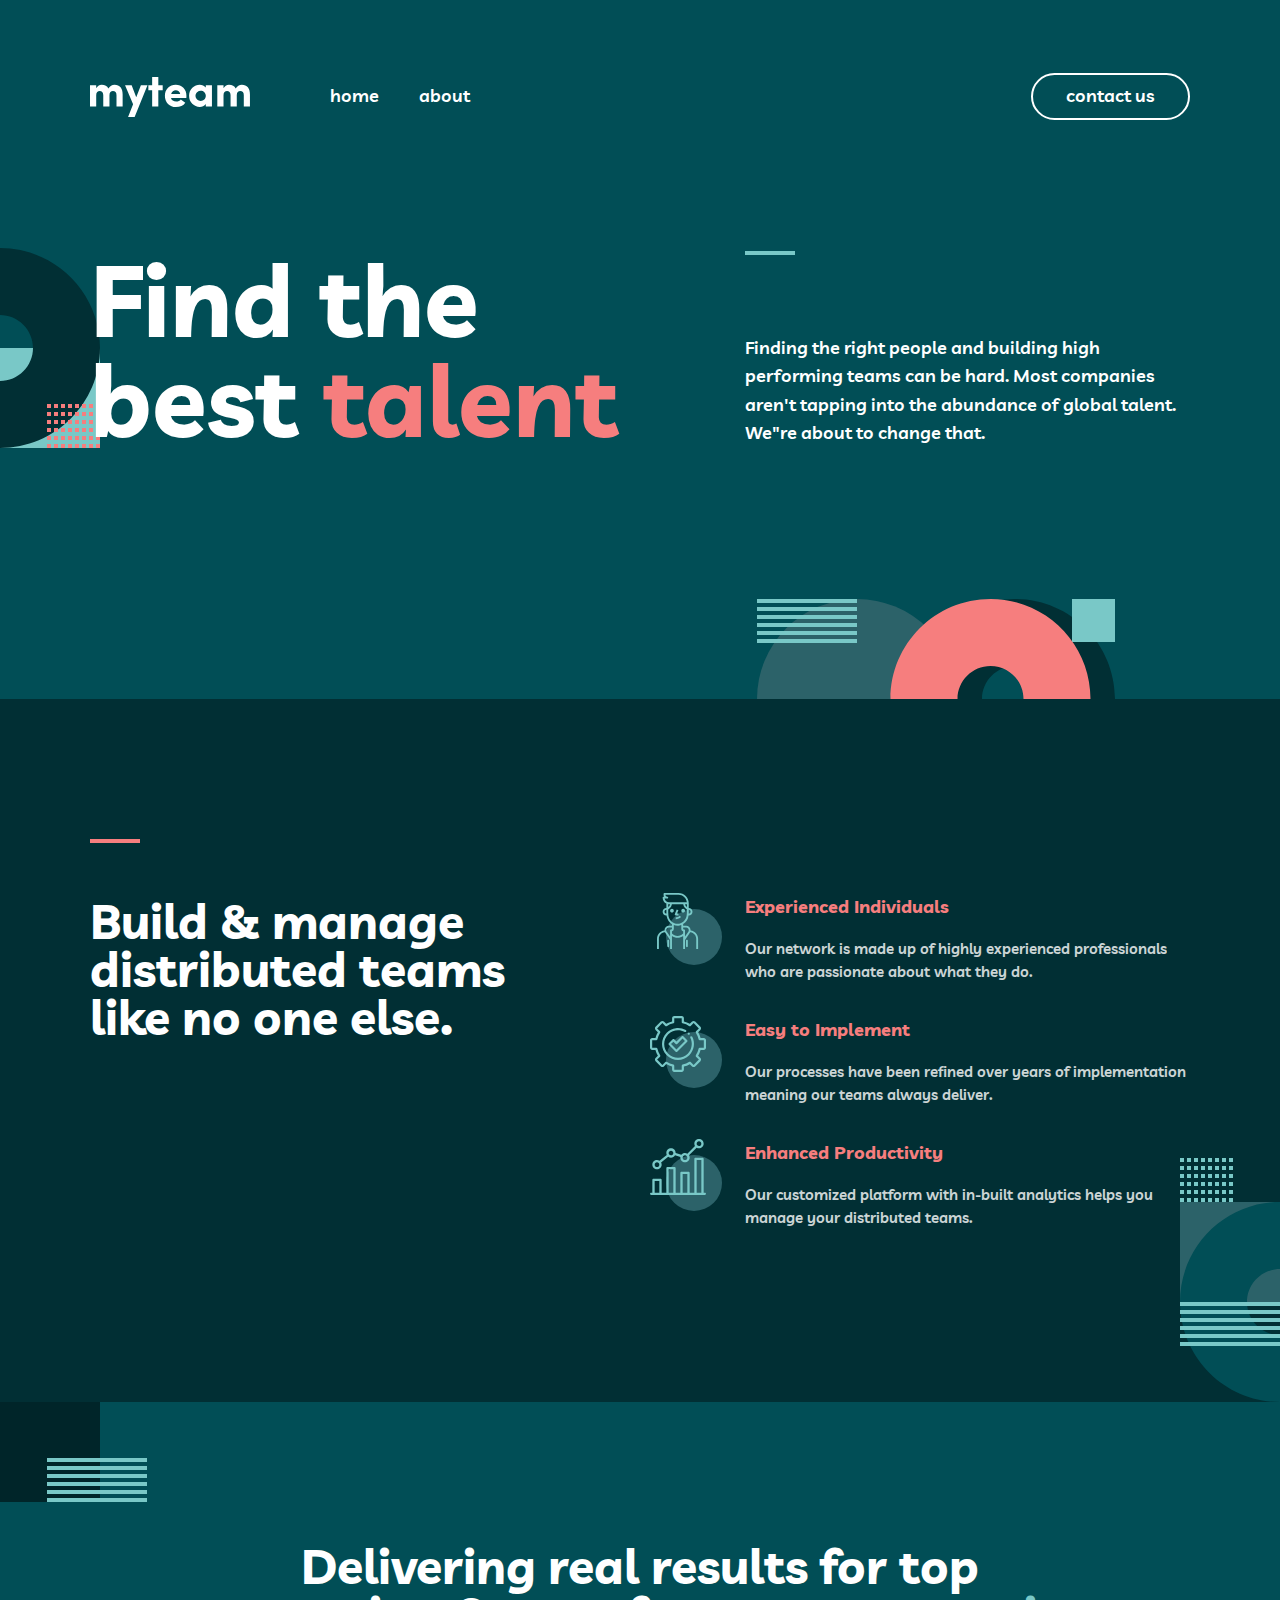
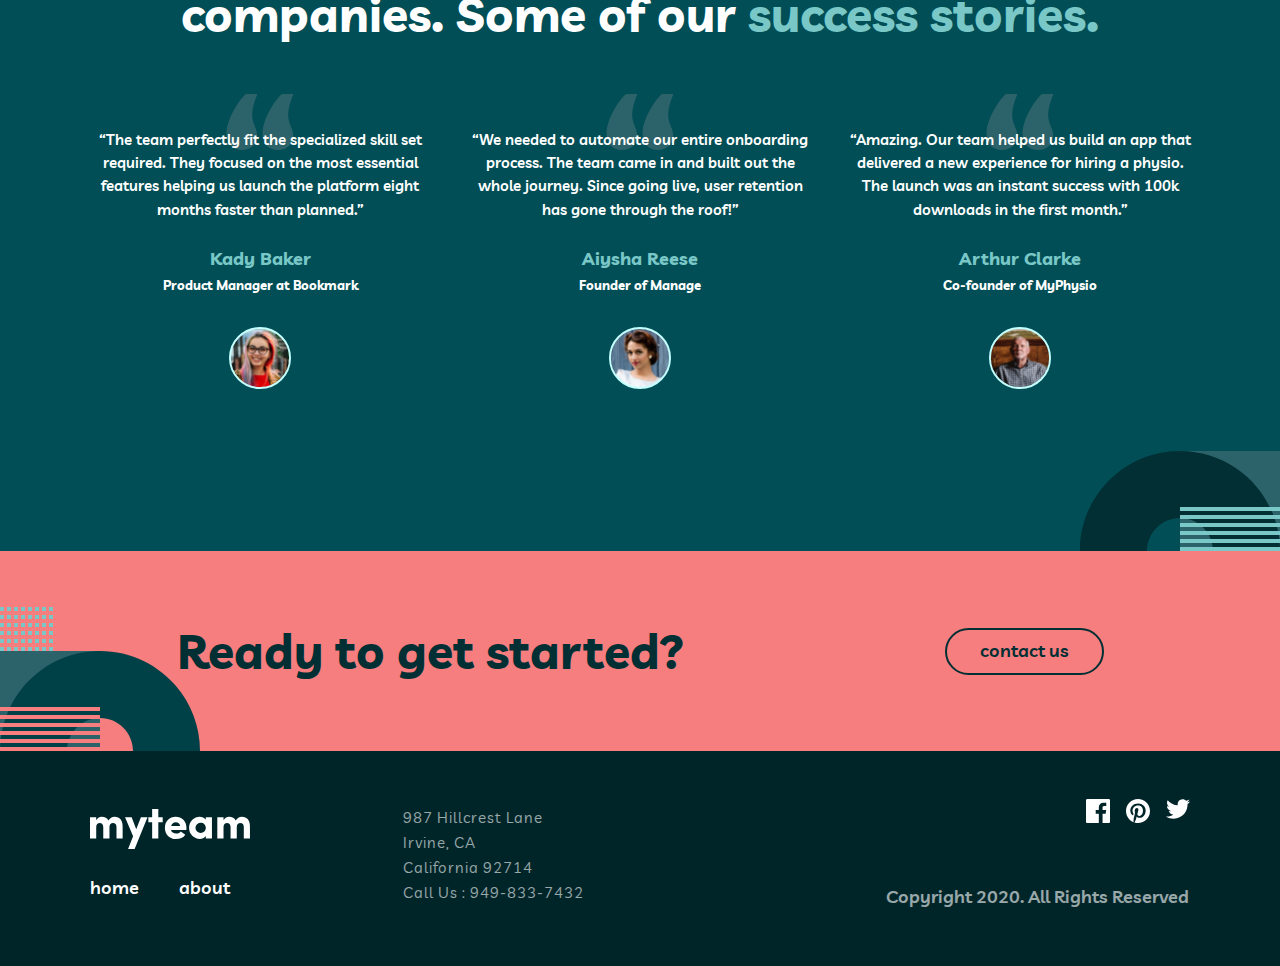
<file: index.html>
<!DOCTYPE html>
<html lang="en">
<head>
    <meta charset="UTF-8">
    <meta http-equiv="X-UA-Compatible" content="IE=edge">
    <meta name="viewport" content="width=device-width, initial-scale=1.0">
    <title>My Team | Home</title>
    <link rel="stylesheet" href="./css/style.css">
</head>
<body>
      <!-- HEADER -->
      <header class="header">
        <div class="header__container container">
          <!-- LOGO -->
          <a class="logo-link" href="index.html">
            <img class="logo-link__image" src="./images/myteam-logo.svg" alt="My team logo" width="160" height="40">
          </a>
          <!-- NAV -->
          <nav class="sitenav">
            <ul class="sitenav__list">
              <li class="sitenav__item">
                <a class="sitenav__link" href="#">home</a>
              </li>
              <li class="sitenav__item">
                <a class="sitenav__link" href="./pages/about.html">about</a>
              </li>
            </ul>
          </nav>
      <!-- HEADER BTN -->
        <a href="./pages/contact.html" class="btn header-btn btn-light">
             contact us 
        </a>
        </div>
      </header>
      <!-- MAIN -->
      <main class="main">
        <!-- HERO -->
         <section class="hero">
            <div class="hero-container container">
              <div class="hero__title-wrapper">
                <h1 class="hero__title">
                    Find the <br> best <span class="text-primary">talent</span>
                </h1>
              </div>
                <div class="hero__info">
                    <hr class="hero__divider site-divider">
                    <p class="hero__description">
                    Finding the right people and building high performing teams can be hard. Most companies aren't tapping into the abundance of global talent. We"re about to change that.
                    </p>
                </div>
            </div>
        </section>
        <!-- FEATURES -->
        <section class="features">
            <div class="features__container container">
                <div class="features__info-title"> 
                    <div class="site-divider features__divider"></div>
                    <h2 class="features__title">
                      Build & manage distributed teams like no one else.
                    </h2>
                  </div>
                  <div class="features__list-wrapper">
                    <ul class="features__list">
                      <div class="features__item">
                        <img class="features__image" src="./images/features-1.svg" alt="Experienced Individuals" width="72" height="72"/>
                        <div class="features__info-wrapper">
                            <h3 class="features__item-title">Experienced Individuals</h3>
                            <p class="features__item-description">
                            Our network is made up of highly experienced professionals
                            who are passionate about what they do.</p>
                        </div>
                      </div>
                      <div class="features__item">
                          <img class="features__image" src="./images/features-2.svg" alt="Easy to Implement"  width="72" height="72"/>
                        <div class="features__info-wrapper">
                          <h3 class="features__item-title">Easy to Implement</h3>
                          <p class="features__item-description">Our processes have been refined over years of implementation meaning our teams always deliver.</p>
                        </div>
                      </div>
                      <div class="features__item">
                        <img class="features__image"  src="./images/features-3.svg"  alt="Enhanced Productivity"  width="72" height="72"/>
                        <div class="features__info-wrapper">
                          <h3 class="features__item-title">Enhanced Productivity</h3>
                          <p class="features__item-description">Our customized platform with in-built analytics helps you manage your  distributed teams.</p>
                        </div>
                      </div>
                    </ul>
                  </div>
            </div>
        </section>
        <!-- RESULtS -->
        <section class="results">
            <div class="results-container container">
                    <h2 class="results__heading">Delivering real results for top <br> companies. Some of our <span class="text-secondary">success stories.</span></h2>               
                    <div class="results__wrapper">
                        <div class="results__wrapper-col-3">
                            <img class="results__wrapper-images" src="./images/____remax____.svg" alt="Kady Baker" width="67" height="56">
                           <div class="results-remax">
                            <p class="results__wrapper-description"> “The team perfectly fit the specialized skill set required. They focused on the most essential features helping us launch the platform eight months faster than planned.”</p>
                            <h4 class="results__wrapper-title">Kady Baker</h4>
                            <h5 class="results__wrapper-remaxx">Product Manager at Bookmark</h5>
                            <img class="results__wrapper-remax" src="./images/kady.svg" alt="maneger" width="62" height="62">
                           </div>
                        </div>
                        <div class="results__wrapper-col-3">
                            <img class="results__wrapper-images" src="./images/____remax____.svg" alt="Kady Baker" width="67" height="56">
                           <div class="results-remax">
                            <p class="results__wrapper-description">“We needed to automate our entire onboarding process. The team came in and built out the whole journey. Since going live, user retention has gone through the roof!”</p>
                            <h4 class="results__wrapper-title">Aiysha Reese</h4>
                            <h5 class="results__wrapper-remaxx">Founder of Manage</h5>
                            <img class="results__wrapper-remax" src="./images/aisha.svg" alt="maneger" width="62" height="62">
                           </div>
                        </div>
                        <div class="results__wrapper-col-3">
                            <img class="results__wrapper-images" src="./images/____remax____.svg" alt="Kady Baker" width="67" height="56">
                           <div class="results-remax">
                            <p class="results__wrapper-description">“Amazing. Our team helped us build an app that delivered a new experience for hiring a physio. The launch was an instant success with 100k downloads in the first month.”</p>
                            <h4 class="results__wrapper-title">Arthur Clarke</h4>
                            <h5 class="results__wrapper-remaxx">Co-founder of MyPhysio</h5>
                            <img class="results__wrapper-remax" src="./images/arthur.svg" alt="maneger" width="62" height="62">
                           </div>
                        </div>
                    </div>
            </div>
        </section>
        <!-- STARTED -->
        <section class="started drop">
            <div class="started-container container">
                <h2 class="started__title">Ready to get started?</h2>
                 <a class="btn started-btn dark-btn" href="#">contact us</a>
            </div>
        </section>
     </main>
     <!-- FOOTER -->
      <footer class="footer">
        <div class="footer-container container">
            <ul class="footer-list">
                <a class="footer__list-logo" href="#">
                    <img class="footer__logo-image" src="./images/myteam-logo.svg" alt="My team logo" height="40" width="160">
                </a>
             <div class="footer__list-page">
                <li class="footer__item"><a class="footer__list-link" href="index.html">home</a></li>
                <li class="footer__item"><a class="footer__list-link" href="./pages/about.html">about</a></li>
             </div>
            </ul>
             <div class="footer-wrapper">
                <ul class="footer__wrapper-list">
                    <li class="footer__wrapper-item">987  Hillcrest Lane</li>
                    <li class="footer__wrapper-item">Irvine, CA </li>
                    <li class="footer__wrapper-item">California 92714</li>
                    <li class="footer__wrapper-item">Call Us : 949-833-7432</li>
                </ul>
             </div>
            <div class="socials">
                <div class="socials__wrap">
                <li class="socials__item">
                  <a class="socials__link" href="#">
                    <svg width="24" height="24" viewBox="0 0 24 24" fill="none" xmlns="http://www.w3.org/2000/svg">
                      <path d="M22.675 0H1.325C0.593 0 0 0.593 0 1.325V22.676C0 23.407 0.593 24 1.325 24H12.82V14.706H9.692V11.084H12.82V8.413C12.82 5.313 14.713 3.625 17.479 3.625C18.804 3.625 19.942 3.724 20.274 3.768V7.008L18.356 7.009C16.852 7.009 16.561 7.724 16.561 8.772V11.085H20.148L19.681 14.707H16.561V24H22.677C23.407 24 24 23.407 24 22.675V1.325C24 0.593 23.407 0 22.675 0Z" fill="white"/>
                      </svg>                      
                  </a>
                </li>
                <li class="socials__item">
                  <a class="socials__link" href="#">
                    <svg width="24" height="24" viewBox="0 0 24 24" fill="none" xmlns="http://www.w3.org/2000/svg">
                      <path d="M12 0C5.373 0 0 5.372 0 12C0 17.084 3.163 21.426 7.627 23.174C7.522 22.225 7.427 20.769 7.669 19.733C7.887 18.796 9.076 13.768 9.076 13.768C9.076 13.768 8.717 13.049 8.717 11.986C8.717 10.318 9.684 9.072 10.888 9.072C11.911 9.072 12.406 9.841 12.406 10.762C12.406 11.791 11.751 13.33 11.412 14.757C11.129 15.951 12.011 16.926 13.189 16.926C15.322 16.926 16.961 14.677 16.961 11.431C16.961 8.558 14.897 6.549 11.949 6.549C8.535 6.549 6.531 9.11 6.531 11.756C6.531 12.787 6.928 13.894 7.424 14.494C7.522 14.613 7.536 14.718 7.507 14.839L7.174 16.199C7.121 16.419 7 16.466 6.772 16.36C5.273 15.662 4.336 13.471 4.336 11.711C4.336 7.926 7.086 4.449 12.265 4.449C16.428 4.449 19.663 7.416 19.663 11.38C19.663 15.516 17.056 18.844 13.436 18.844C12.22 18.844 11.077 18.213 10.686 17.466L9.938 20.319C9.667 21.362 8.936 22.669 8.446 23.465C9.57 23.812 10.763 24 12 24C18.627 24 24 18.627 24 12C24 5.372 18.627 0 12 0Z" fill="white"/>
                      </svg>                      
                  </a>
                </li>
                <li class="socials__item">
                  <a class="socials__link" href="#">
                    <svg width="24" height="20" viewBox="0 0 24 20" fill="none" xmlns="http://www.w3.org/2000/svg">
                      <path d="M24 2.55699C23.117 2.94899 22.168 3.21299 21.172 3.33199C22.189 2.72299 22.97 1.75799 23.337 0.607986C22.386 1.17199 21.332 1.58199 20.21 1.80299C19.313 0.845986 18.032 0.247986 16.616 0.247986C13.437 0.247986 11.101 3.21399 11.819 6.29299C7.728 6.08799 4.1 4.12799 1.671 1.14899C0.381 3.36199 1.002 6.25699 3.194 7.72299C2.388 7.69699 1.628 7.47599 0.965 7.10699C0.911 9.38799 2.546 11.522 4.914 11.997C4.221 12.185 3.462 12.229 2.69 12.081C3.316 14.037 5.134 15.46 7.29 15.5C5.22 17.123 2.612 17.848 0 17.54C2.179 18.937 4.768 19.752 7.548 19.752C16.69 19.752 21.855 12.031 21.543 5.10599C22.505 4.41099 23.34 3.54399 24 2.55699Z" fill="white"/>
                      </svg>
                      
                </a>
                </li>
                </div>   
                <p class="socials__description">
                    Copyright 2020. All Rights Reserved
                </p>
            </div>
        </div>
      </footer>
</body>
</html>
</file>
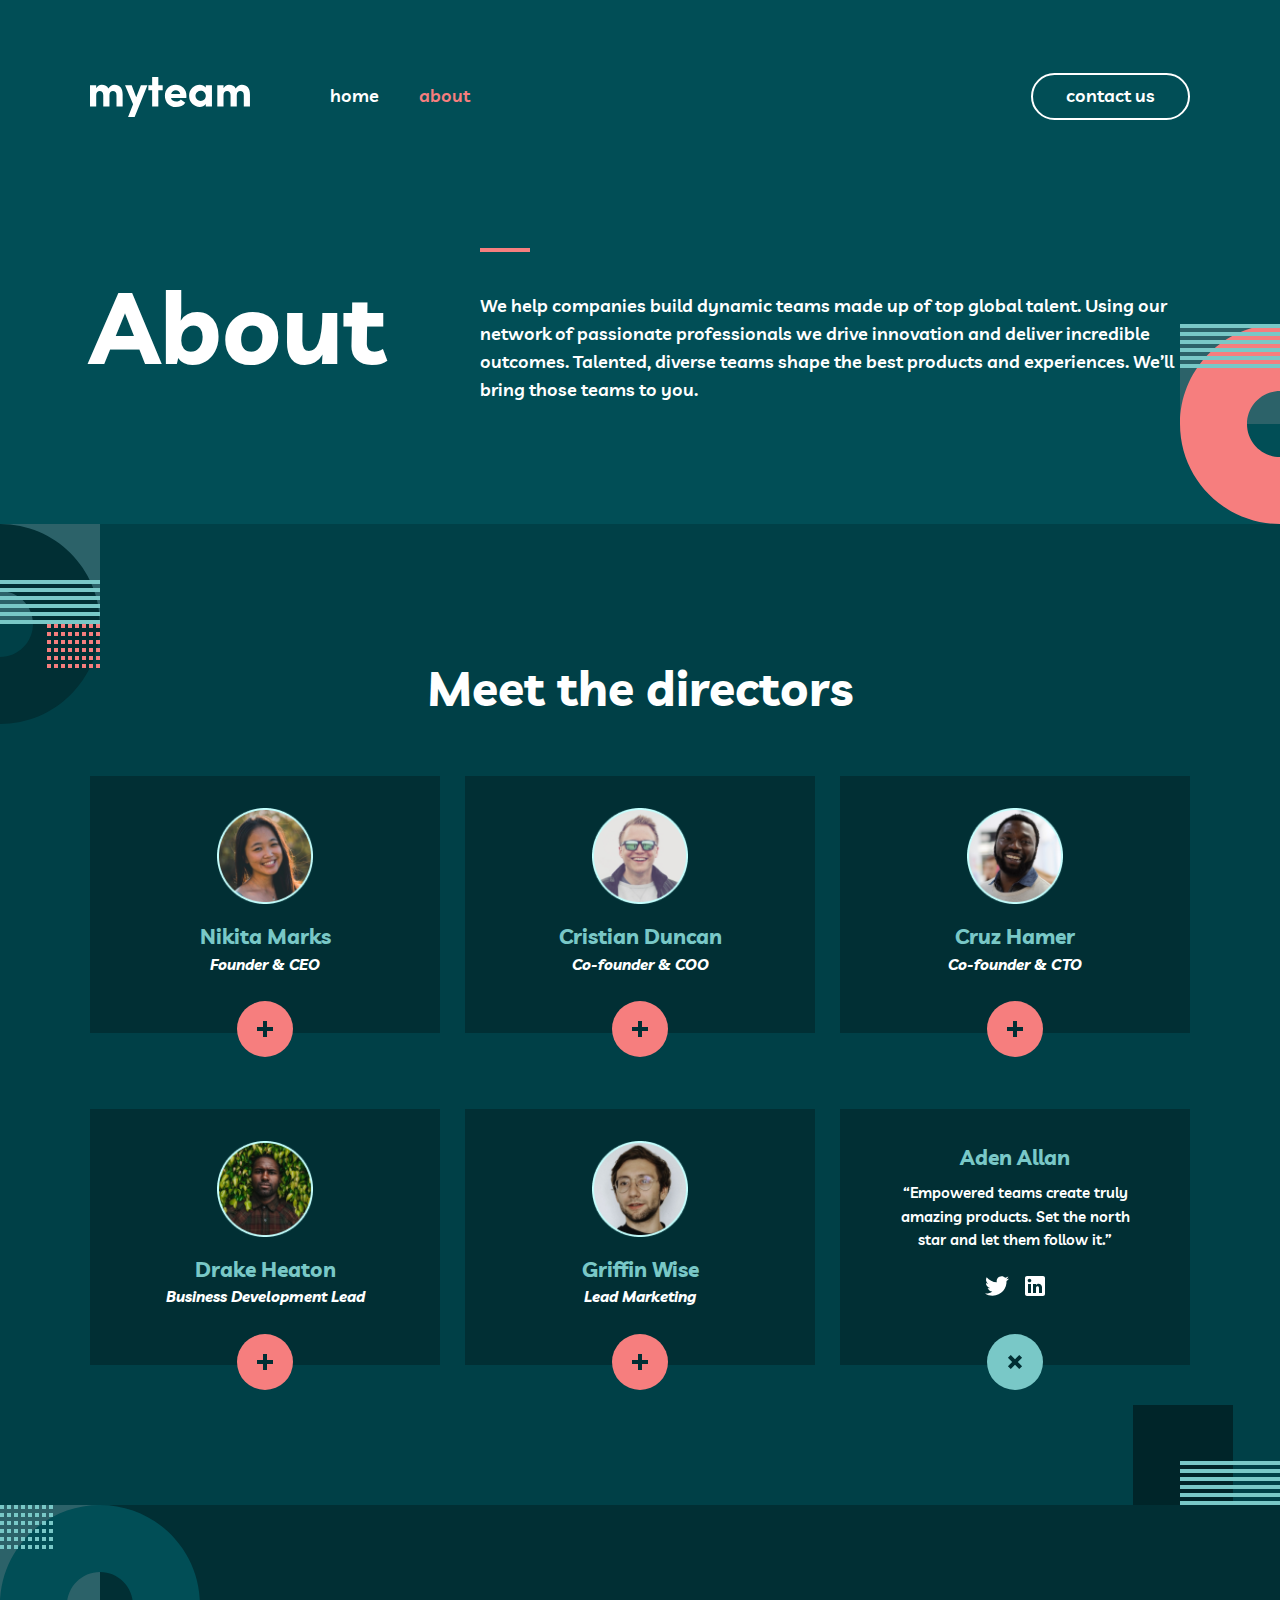
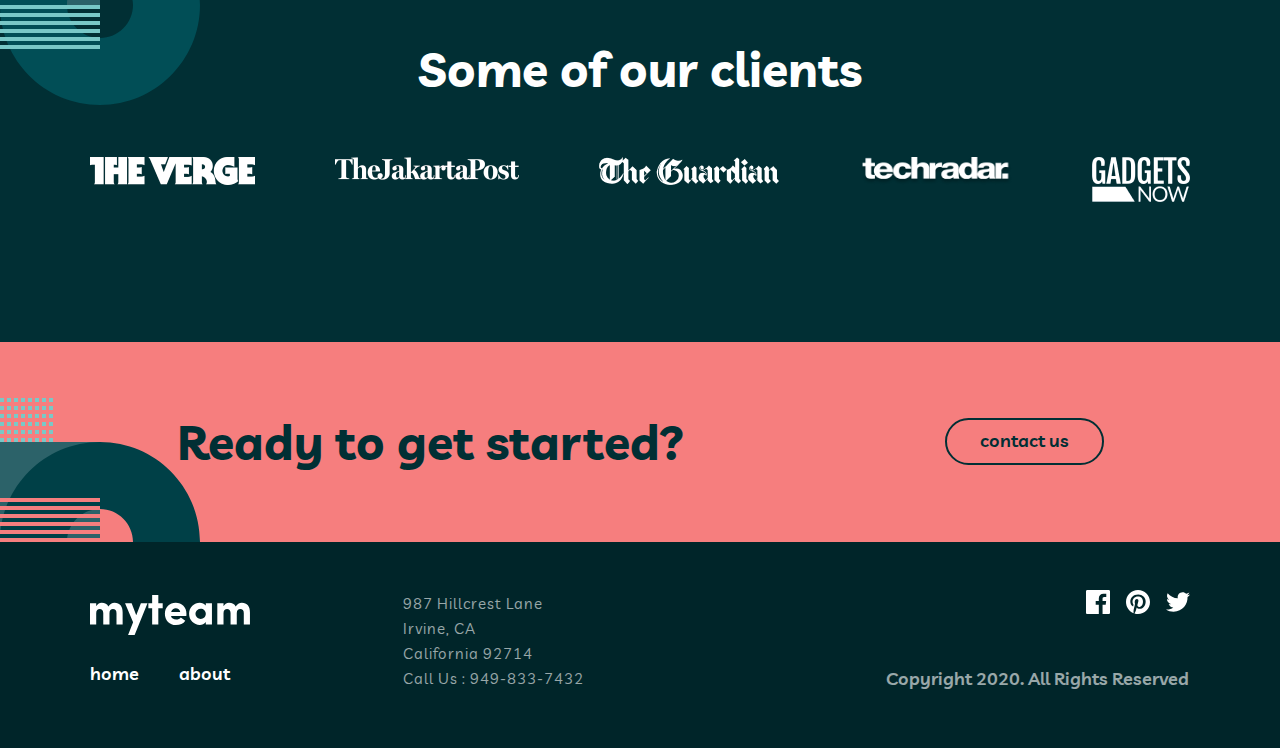
<file: pages/about.html>
<!DOCTYPE html>
<html lang="en">
<head>
    <meta charset="UTF-8">
    <meta http-equiv="X-UA-Compatible" content="IE=edge">
    <meta name="viewport" content="width=device-width, initial-scale=1.0">
    <title>My Team | About</title>
    <link rel="stylesheet" href="https://cdnjs.cloudflare.com/ajax/libs/font-awesome/6.2.1/css/all.min.css" integrity="sha512-MV7K8+y+gLIBoVD59lQIYicR65iaqukzvf/nwasF0nqhPay5w/9lJmVM2hMDcnK1OnMGCdVK+iQrJ7lzPJQd1w==" crossorigin="anonymous" referrerpolicy="no-referrer" />
    <link rel="stylesheet" href="../css/style.css">
</head>
<body>
      <!-- HEADER -->
      <header class="header">
        <div class="header__container container">
          <!-- LOGO -->
          <a class="logo-link" href="../index.html">
            <img class="logo-link__image" src="../images/myteam-logo.svg" alt="My team logo" width="160" height="40">
          </a>
          <!-- NAV -->
          <nav class="sitenav">
            <ul class="sitenav__list">
              <li class="sitenav__item">
                <a class="sitenav__link" href="../index.html">home</a>
              </li>
              <li class="sitenav__item">
                <a class="sitenav__link active" href="#">about</a>
              </li>
            </ul>
          </nav>
      <!-- HEADER BTN -->
        <a href="../pages/contact.html" class="btn header-btn btn-light">
             contact us 
        </a>
        </div>
      </header>
      <!-- MAIN -->
      <main class="main">
        <!-- HERO -->
         <section class="about">
            <div class="about-container container">
              <div class="about__title-wrapper">
                <h1 class="about__title">
                About
                </h1>
              </div>
                <div class="about__info">
                    <hr class="about__divider site-divider">
                    <p class="about__description">
                        We help companies build dynamic teams made up of top global talent. Using our network of passionate professionals we drive innovation and deliver incredible outcomes. Talented, diverse teams shape the best products and experiences. We’ll bring those teams to you.
                    </p>
                </div>
            </div>
        </section>
        <!-- MEET -->
        <section class="meet">
          <div class="meet-container container">
            <h2 class="meet__title">
                Meet the directors
            </h2>
            <div class="meet-wrapper-box">
              <div class="meet-wrapper">
                <img class="meet__wrapper-image" src="../images/nikita.png" alt="image" width="96" height="96">
                <h3 class="meet__wrapper-title">Nikita Marks</h3>
                <h4 class="meet__wrapper-heading">Founder & CEO</h4>
                <img class="meet__wrapper-icon" src="../images/plus.svg" alt="plus img">
              </div>
              <div class="meet-wrapper">
                <img class="meet__wrapper-image" src="../images/cristian.png" alt="image" width="96" height="96">
                <h3 class="meet__wrapper-title">Cristian Duncan</h3>
                <h4 class="meet__wrapper-heading">Co-founder & COO</h4>
                <img class="meet__wrapper-icon" src="../images/plus.svg" alt="plus img">
              </div>
              <div class="meet-wrapper">
                <img class="meet__wrapper-image" src="../images/cruz.png" alt="image" width="96" height="96">
                <h3 class="meet__wrapper-title">Cruz Hamer</h3>
                <h4 class="meet__wrapper-heading">Co-founder & CTO</h4>
                <img class="meet__wrapper-icon" src="../images/plus.svg" alt="plus img">
              </div>
              <div class="meet-wrapper">
                <img class="meet__wrapper-image" src="../images/drake.png" alt="image" width="96" height="96">
                <h3 class="meet__wrapper-title">Drake Heaton</h3>
                <h4 class="meet__wrapper-heading">Business Development Lead</h4>
                <img class="meet__wrapper-icon" src="../images/plus.svg" alt="plus img">
              </div>
              <div class="meet-wrapper">
                <img class="meet__wrapper-image" src="../images/griffin.png" alt="image" width="96" height="96">
                <h3 class="meet__wrapper-title">Griffin Wise</h3>
                <h4 class="meet__wrapper-heading">Lead Marketing</h4>
                <img class="meet__wrapper-icon" src="../images/plus.svg" alt="plus img">
              </div>
              <div class="meet-wrapper">
               <h3 class="meet__wrapper_title">Aden Allan</h3>
               <p class="meet__description">“Empowered teams create truly amazing products. Set the north star and let them follow it.”</p>
               <div class="meet-socials">
                   <a class="meet__socials-link" href="#"><img src="../images/icon-twitter.svg" alt="twitter logo"></a>
                   <a class="meet__socials-link" href="#"><img src="../images/in.svg" alt="in logo"></a>
               </div>
               <img class="meet__wrapper-icon" src="../images/x.svg" alt="oval x">
              </div>
            </div>
          </div>
        </section>
        <!-- SOME -->
        <section class="some">
            <div class="some-container container">
                <h2 class="some__container-title">Some of our clients</h2>
                <div class="some__container-images">
                    <img class="some-images" src="../images/word-1.png" alt="The verge" height="28" width="165">
                    <img class="some-images" src="../images/word-2.png" alt="The jacarta post" height="23" width="184">
                    <img class="some-images" src="../images/word-3.png" alt="The guardian" height="28" width="180">
                    <img class="some-images" src="../images/word-4.png" alt="Techradar" height="28" width="165">
                    <img class="some-images" src="../images/word-5.png" alt="Gadgets now" height="45" width="98">
                </div>
            </div>
        </section>
        <!-- STARTED -->
        <section class="started drop">
            <div class="started-container container">
                <h2 class="started__title">Ready to get started?</h2>
                 <a class="btn started-btn dark-btn" href="#">contact us</a>
            </div>
        </section>
     </main>
     <!-- FOOTER -->
      <footer class="footer">
        <div class="footer-container container">
            <ul class="footer-list">
                <a class="footer__list-logo" href="#">
                    <img class="footer__logo-image" src="../images/myteam-logo.svg" alt="My team logo" height="40" width="160">
                </a>
             <div class="footer__list-page">
                <li class="footer__item"><a class="footer__list-link" href="../index.html">home</a></li>
                <li class="footer__item"><a class="footer__list-link" href="#">about</a></li>
             </div>
            </ul>
             <div class="footer-wrapper">
                <ul class="footer__wrapper-list">
                    <li class="footer__wrapper-item">987  Hillcrest Lane</li>
                    <li class="footer__wrapper-item">Irvine, CA </li>
                    <li class="footer__wrapper-item">California 92714</li>
                    <li class="footer__wrapper-item">Call Us : 949-833-7432</li>
                </ul>
             </div>
            <div class="socials">
                <div class="socials__wrap">
                 <a class="socials__link" href="#"><img class="socials-image" src="../images/icon-facebook.svg" alt="facebook" height="24" width="24"></a>
                <a class="socials__link" href="#"><img class="socials-image" src="../images/icon-pinterest.svg" alt="pinterest" height="24" width="24"></a>
                <a class="socials__link" href="#"><img class="socials-image" src="../images/icon-twitter.svg" alt="twitter" height="24" width="24"></a>
                </div>   
                <p class="socials__description">
                    Copyright 2020. All Rights Reserved
                </p>
            </div>
        </div>
      </footer>
</body>
</html>
</file>
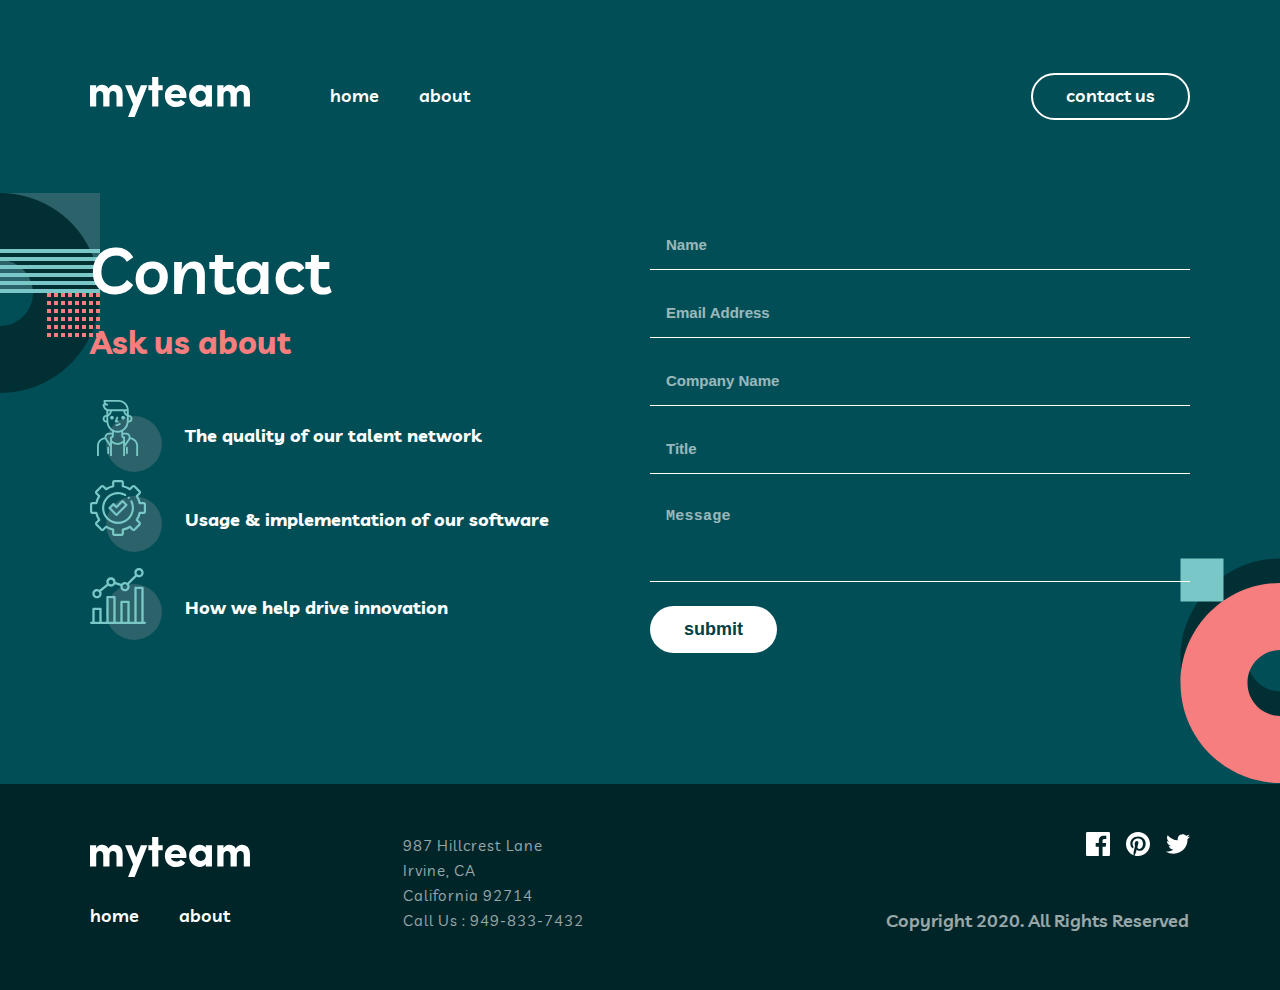
<file: pages/contact.html>
<!DOCTYPE html>
<html lang="en">
<head>
    <meta charset="UTF-8">
    <meta http-equiv="X-UA-Compatible" content="IE=edge">
    <meta name="viewport" content="width=device-width, initial-scale=1.0">
    <title>My Team | Contact</title>
    <link rel="stylesheet" href="../css/style.css">
</head>
<body>
      <!-- HEADER -->
      <header class="header">
        <div class="header__container container">
          <!-- LOGO -->
          <a class="logo-link" href="../index.html">
            <img class="logo-link__image" src="../images/myteam-logo.svg" alt="My team logo" width="160" height="40">
          </a>
          <!-- NAV -->
          <nav class="sitenav">
            <ul class="sitenav__list">
              <li class="sitenav__item">
                <a class="sitenav__link" href="../index.html">home</a>
              </li>
              <li class="sitenav__item">
                <a class="sitenav__link" href="./about.html">about</a>
              </li>
            </ul>
          </nav>
      <!-- HEADER BTN -->
        <a href="./contact.html" class="btn header-btn btn-light">
             contact us 
        </a>
        </div>
      </header>
      <!-- MAIN -->
      <main class="main">
        <!-- HERO -->
         <section class="contact">
            <div class="contact-container container">
            <div class="contact__list-wrapper">
              <h1 class="contact__title">Contact</h1>
              <h3 class="contact__title-child">Ask us about</h3>
              <ul class="contact__list">
                <div class="contact__item">
                  <img class="features__image" src="../images/features-1.svg" alt="Experienced Individuals" width="72" height="72"/>
                      <p class="contact__item-description">
                        The quality of our talent network</p>
                </div>
                <div class="contact__item">
                    <img class="contact__image" src="../images/features-2.svg" alt="Easy to Implement"  width="72" height="72"/>
                    <p class="contact__item-description">Usage & implementation of our software</p>
                </div>
                <div class="contact__item">
                  <img class="contact__image"  src="../images/features-3.svg"  alt="Enhanced Productivity"  width="72" height="72"/>
                    <p class="contact__item-description">How we help drive innovation</p>
                </div>
              </ul>
            </div>
            <form class="form" action="https://echo.htmlacademy.ru">
              <input class="form-input" type="text" placeholder="Name"  name="name" required>
              <input class="form-input" type="email" placeholder="Email Address"  name="email address" required>
              <input class="form-input" type="text" placeholder="Company Name"  name="company name" required>
              <input class="form-input" type="text" placeholder="Title"  name="tile" required>
              <textarea class="texta" name="message" id="" cols="" placeholder="Message"></textarea>
              <div class="form-submit">
                <button class="form-btn btn">submit</button> 
            </div>
        </form>
          </div>
        </section>
     </main>
     <!-- FOOTER -->
      <footer class="footer">
        <div class="footer-container container">
            <ul class="footer-list">
                <a class="footer__list-logo" href="#">
                    <img class="footer__logo-image" src="../images/myteam-logo.svg" alt="My team logo" height="40" width="160">
                </a>
             <div class="footer__list-page">
                <li class="footer__item"><a class="footer__list-link" href="../index.html">home</a></li>
                <li class="footer__item"><a class="footer__list-link" href="#">about</a></li>
             </div>
            </ul>
             <div class="footer-wrapper">
                <ul class="footer__wrapper-list">
                    <li class="footer__wrapper-item">987  Hillcrest Lane</li>
                    <li class="footer__wrapper-item">Irvine, CA </li>
                    <li class="footer__wrapper-item">California 92714</li>
                    <li class="footer__wrapper-item">Call Us : 949-833-7432</li>
                </ul>
             </div>
            <div class="socials">
                <div class="socials__wrap">
                 <a class="socials__link" href="#"><img class="socials-image" src="../images/icon-facebook.svg" alt="facebook" height="24" width="24"></a>
                <a class="socials__link" href="#"><img class="socials-image" src="../images/icon-pinterest.svg" alt="pinterest" height="24" width="24"></a>
                <a class="socials__link" href="#"><img class="socials-image" src="../images/icon-twitter.svg" alt="twitter" height="24" width="24"></a>
                </div>   
                <p class="socials__description">
                    Copyright 2020. All Rights Reserved
                </p>
            </div>
        </div>
      </footer>
</body>
</html>
</file>
<file: css/style.css>
/* livvic-regular - latin */
@font-face {
    font-family: 'Livvic';
    font-style: normal;
    font-weight: 400;
    src: local(''),
         url('../fonts/livvic-v13-latin-regular.woff2') format('woff2'), /* Chrome 26+, Opera 23+, Firefox 39+ */
         url('../fonts/livvic-v13-latin-regular.woff') format('woff'); /* Chrome 6+, Firefox 3.6+, IE 9+, Safari 5.1+ */
  }
  /* livvic-500italic - latin */
  @font-face {
    font-family: 'Livvic';
    font-style: italic;
    font-weight: 500;
    src: local(''),
         url('../fonts/livvic-v13-latin-500italic.woff2') format('woff2'), /* Chrome 26+, Opera 23+, Firefox 39+ */
         url('../fonts/livvic-v13-latin-500italic.woff') format('woff'); /* Chrome 6+, Firefox 3.6+, IE 9+, Safari 5.1+ */
  }
  /* livvic-600 - latin */
  @font-face {
    font-family: 'Livvic';
    font-style: normal;
    font-weight: 600;
    src: local(''),
         url('../fonts/livvic-v13-latin-600.woff2') format('woff2'), /* Chrome 26+, Opera 23+, Firefox 39+ */
         url('../fonts/livvic-v13-latin-600.woff') format('woff'); /* Chrome 6+, Firefox 3.6+, IE 9+, Safari 5.1+ */
  }
  /* livvic-700 - latin */
  @font-face {
    font-family: 'Livvic';
    font-style: normal;
    font-weight: 700;
    src: local(''),
         url('../fonts/livvic-v13-latin-700.woff2') format('woff2'), /* Chrome 26+, Opera 23+, Firefox 39+ */
         url('../fonts/livvic-v13-latin-700.woff') format('woff'); /* Chrome 6+, Firefox 3.6+, IE 9+, Safari 5.1+ */
  }
  /* livvic-700italic - latin */
  @font-face {
    font-family: 'Livvic';
    font-style: italic;
    font-weight: 700;
    src: local(''),
         url('../fonts/livvic-v13-latin-700italic.woff2') format('woff2'), /* Chrome 26+, Opera 23+, Firefox 39+ */
         url('../fonts/livvic-v13-latin-700italic.woff') format('woff'); /* Chrome 6+, Firefox 3.6+, IE 9+, Safari 5.1+ */
  }

  /* --------------------- CUSTOM CSS ------------------------- */

  :root
  {
    --primary-light-color:#F67E7E;
    --primary-midnight-color:#014E56;
    --primary-white-color: #ffffff;

    --secondary-rapture-blue-color: #79C8C7;
    --secondary-police-blue-color: #2C6269;
    --secondary-deep-jungle-green-color:#004047;
    --secondary-sacramento-state-green-color: #012F34;
    --secondary-dark-green-color:#002529;

    --main-font-family: 'Livvic', Arial,  Helvetica, sans-serif;

    --main-font-size-1: 1.8rem;
    --main-font-size-2: 1.5rem;

    --main-font-weight: 600;

    --main-line-height-1: 1.56;
    --main-line-height-2: 1.67;
  
    --h1-large-size: 10rem;
    --h1-large-line-height: 1;
     
    --h1-small-size: 6.4rem;
    --h1-small-line-height: 0.88;
  
    --h2-size: 4.8rem;
    --h2-line-height: 1;
  
    --h3-size: 1.8rem;
    --h3-line-height: 1.56;
  }
  *,
  *::before,
  *::after {
    margin: 0;
    padding: 0;
    box-sizing: border-box;
  }
  ::-webkit-scrollbar
  {
    width: 0.8rem;
  }
  ::-webkit-scrollbar-thumb
  {
    border-radius: 3rem;
    background-color: #F67E7E;
  }
  html
  {
    height: 100%;
    font-size: 62.5%;
  }
  ul, li
  {
    list-style: none;
  }
  a
  {
    text-decoration: none;
  }
  img
  {
    display: flex;
  }

  body
  {
    font-weight: var(--main-font-weight);
    font-size: var(--main-font-size-1);
    line-height: var(--main-line-height-1);
    color: var(--primary-white-color);
    height: 100%;
    display: flex;
    flex-direction: column;
    background-color:var(--primary-midnight-color);
    font-family: var(--main-font-family);
  }
  .btn
  {
    display: inline-block;
    border-radius: 24px;
    border: 2px solid transparent;
    padding: 9px 33px 11px;
    line-height: initial;
    transition: 0.3s ease;
  }
  .header-btn {
    color: var(--primary-white-color);
    border-color: var(--primary-white-color);
  } 
  .btn-light:hover
  {
     color: var(--secondary-dark-green-color);
     background-color: var(--primary-white-color);
  }
  .btn-light:active
  {
     opacity: 0.5;
     background-color: transparent;
     border-color: var(--primary-white-color);
     color: var(--primary-white-color);
  }
  .container
  {
    width: 100%;
    max-width: 1160px;
    margin-right: auto;
    margin-left: auto;
    padding-right: 3rem;
    padding-left: 3rem;
  }
  .main
  {
    flex-grow: 1;
  }
  .header 
  {
    padding: 7.3rem 0;
  }
  .header__container 
  {
    display: flex;
    align-items: center;
    justify-content: space-between;
  }
  .logo-link {
    margin-right: 8rem;
  }
  .sitenav {
    margin-right: auto;
  }
  .sitenav__list {
    display: flex;
  }
  .sitenav__item:not(:last-child) {
    margin-right: 4rem;
  }
  .sitenav__link {
   color: var(--primary-white-color);
   transition: 0.3s ease;
  }
  .sitenav__link:hover
  {
    color: var(--primary-light-color);
  }
  .active
  {
   color: var(--primary-light-color);
  }
  /* HERO */
  .hero {
    background: url('../images/hero-left.svg'),
    url('../images/hero-bottom.svg'); 
    background-repeat: no-repeat;
    background-position: left top 55px, right 16.5rem bottom;
    padding-top: 5.6rem;    
    padding-bottom: 25rem;
  }
.hero-container {
    display: flex;
    align-items: center;
    justify-content: space-between;
  }
.hero__title-wrapper{
    width: 635px;
  }
  .hero__title
  {
    font-size: 10rem;
    line-height: 1;
  }
.text-primary {
    color: var(--primary-light-color);
  }
.hero__info {
    width: 445px;
  }
.hero__divider 
  {
    margin-bottom: 7.9rem; 
  }
.site-divider {
    width: 50px;
    height: 4px;
    background-color: var(--secondary-rapture-blue-color);
    border: 0;
  }
.hero__description {
    line-height: 1.56;
  }
/* FEATURES */
.features {
    background-color: var(--secondary-sacramento-state-green-color);
    background-image: url('../images/features-bottom.svg');
    padding: 14rem 0;
    background-repeat: no-repeat;
    background-position: right bottom;
  }
  
  .features__container {
    display: flex;
    justify-content: space-between;
  }
  
  .features__info-title {
    width: 445px;
  }
  
  .features__divider {
    background-color: var(--primary-light-color);
    margin-bottom: 5.4rem;
  }
  
  .features__title {
    font-size: 4.8rem;
    line-height: 1;
  }
  .features__list-wrapper {
    margin-top: 5.4rem;
    width: 540px;
  }
  .features__item {
    display: flex;
    gap: 23px;
  }
  .features__item{
    margin-bottom: 3.2rem;
  }
  .features__item-title {
    color: var(--primary-light-color);
    font-size: 1.8rem;
    margin-bottom: 1.6rem;
  }
  .features__item-description {
    font-size: 1.5rem;
    opacity: 0.8;
    mix-blend-mode: normal;
  }
  /* RESULTS */
  .results {
    padding: 14rem 0;
    background: url('../images/reviews-bg-left.svg'),
    url('../images/reviews-bg-right.svg');
    background-repeat: no-repeat;
    background-position: left top, right  bottom;
}
.results-container {
    justify-content: center;
    align-items: center;
    display: flex;
    flex-wrap: wrap ;
}
.results__heading {
    text-align: center;
    font-size: var(--h2-size);
    line-height: var(--h2-line-height);
    margin-bottom: 5.6rem;
}
.text-secondary {
    color: var(--secondary-rapture-blue-color);
}
.results__wrapper {
    display: flex;
    gap: 3rem;
}
.results__wrapper-col-3
{
    text-align: center;
}
.results__wrapper-images 
{
    width: 100%;
}
.results-remax
{
    top: -2.2rem;
    position: relative;
    width: 350px;
}
.results__wrapper-description {
    font-size: 1.5rem;
    margin-bottom: 2.4rem;
}
.results__wrapper-title {
    margin-bottom: 2px;
    color: var(--secondary-rapture-blue-color);
}
.results__wrapper-remax {
    width: 100%;
}
.results__wrapper-remaxx {
    font-size: 1.3rem;
    margin-bottom: 3.2rem;
}
/* STARTED */
.started {
    padding: 7.6rem 0;
    background: url('../images/footer.svg');
    background-repeat: no-repeat;
    background-position: left  bottom;
}
.drop
{
    background-color: var(--primary-light-color);
}
.started-container {
    display: flex;
    align-items: center;
    justify-content: center;
    gap: 26rem;
}
.started__title {
    color: var(--secondary-sacramento-state-green-color);
    font-size: var(--h2-size);
    line-height: var(--h2-line-height);
}
.started-btn {
    color: var(--secondary-sacramento-state-green-color);
    border-color: var(--secondary-sacramento-state-green-color);
}
.dark-btn:hover {
    background: var(--secondary-sacramento-state-green-color);
    color: var(--primary-white-color);            
}
.dark-btn:active {
    background: var(--primary-white-color);
    color:  var(--secondary-sacramento-state-green-color);
    opacity: 0.5;            
}
/* ABOUT* PAGE */
/* ABOUT HERO */
.about {
  background: url('../images/about-bottom-right.svg'); 
  background-repeat: no-repeat;
  background-position: right bottom;
  padding-top: 5.5rem;   
  padding-bottom: 12rem;
  background-color: var(--primary-midnight-color);
}
.about-container {
  display: flex;
  align-items: center;
  gap: 5rem;
}
.about__title-wrapper {
  width: 350px;
}
.about__title {
  font-family: 'Livvic', Arial, Helvetica, sans-serif;
  color: var(--primary-white-color);
  font-size: var(--h1-large-size);
  font-weight: 700;
  line-height: var(--h1-large-line-height);
}
.about__info {
  width: 730px;
}
.about__divider {
  background: var(--primary-light-color);
  margin-bottom: 40px;
}
.about__description {
  color: var(--primary-white-color);
}
/* MEET */
.meet {
  background-color: var(--secondary-deep-jungle-green-color);
  padding: 14rem 0; 
  background-image: url('../images/meet-bg-left.svg'),
  url('../images/meet-bg-bottom.svg');
  background-repeat: no-repeat;
  background-position: left top, right  bottom;
}
.meet__title {
  font-weight: 700;
  font-size: var(--h2-size);
  line-height: var(--h2-line-height);
  text-align: center;
  margin-bottom: 6.4rem;
}
.meet-wrapper-box {
  display: flex;
  gap: 7.6rem 2.5rem;
  flex-wrap: wrap;
}
.meet-wrapper {
  padding: 3.2rem 2.4rem 5.6rem;
  position: relative;
  width: 35rem;
  background-color: var(--secondary-sacramento-state-green-color);
  text-align: center;
  display: flex;
  flex-direction: column;
  align-items: center;
}
.meet__wrapper-image {
   margin-bottom: 1.6rem;
}
.meet__wrapper-title {
  color: var(--secondary-rapture-blue-color);
  font-weight: 700;
}
.meet__wrapper-heading {
  font-style: italic;
  font-weight: var(--main-font-weight);
  font-size: var(--main-font-size-2);
  line-height: var(--main-line-height-1)
}
.meet__wrapper-icon {
  position: absolute;
  top: 22.5rem;
  cursor: pointer;
}
.meet__wrapper_title {
  font-weight: 700;
  color: var(--secondary-rapture-blue-color);
  margin-bottom: 8px;
}
.meet__description {
  font-size: 1.5rem;
  width: 254px;
  margin-bottom: 2.4rem;
}
.meet-socials {
  display: flex;
  gap: 1.6rem;
}
input::before
{
    font-family: "Font Awesome 5 Free";
    font-weight: bold;
    content: '\f00d';
    display: inline-block;
    width: 60px;
    height: 60px;
    background: #F67E7E;
    margin-right: 5px;
    border-radius: 50%;
    display: flex;
    justify-content: center;
    align-items: center;
    cursor: pointer;
    font-size: 2rem;
    color: #012F34;
    transition: 0.4s ease;
}
input
{
  appearance: none;
}



/* SOME */
.some {
  background: var(--secondary-sacramento-state-green-color);
  padding: 14rem 0;
  background-image: url('../images/our\ clients.svg');
  background-repeat: no-repeat;
  background-position: left top;
}
.some__container-title {
  font-weight: 700;
  font-size: 4.8rem;
  line-height: 4.8rem;
  text-align: center;
  margin-bottom: 6.4rem;

}
.some__container-images {
  display: flex;
  gap: 8rem;
}
/* CONTACT */
.contact {
  padding-top: 2.5rem;
  padding-bottom: 12.8rem;
  background-image: url('../images/contact-left.svg'),
  url('../images/contact-right-bottom.svg');
  background-repeat: no-repeat;
  background-position: left top, right bottom;
}
.contact-container {
  display: flex;
  align-items: center;
  justify-content: space-between;
}
.contact__title {
  font-weight: var(--h1-small-size);
  font-size: 6.4rem;
  line-height: var(--h1-large-line-height);
  margin-bottom: 1.6rem;
  padding-top: 20px;
}
.contact__title-child
{
   margin-bottom: 3.2rem;
   color: var(--primary-light-color);
   font-size: 3.2rem;
   font-weight: 700;
}
.contact__list-wrapper {
  width: 540rem;
}
.contact__item {
  display: flex;
  align-items: center;
  gap: 2.3rem;
  margin-bottom: 8px;
}
.contact__image
{
  margin-bottom: 8px;
}
.form
{
  display: flex;
  flex-direction: column;
  width: 54rem;
}
.form-input:not(:last-child) {
  border: none;
  outline: none;
  background-color: transparent;
  margin-bottom: 18px;
  border-bottom: 1px solid var(--primary-white-color);
  width: 540px;
  padding: 1.6rem;
  font-size: var(--main-font-size-2);
  color: var(--primary-white-color);
  font-weight: 700;
}
::placeholder
{
  color: var(--primary-white-color);  
  opacity: 0.6;
}
.form-btn {
  background: var(--primary-white-color);
  color: var(--secondary-deep-jungle-green-color);
  font-weight: 600;
  font-size: 1.8rem;
  padding: 11px 32px;
  border: 2px solid transparent;
  cursor: pointer;
}
.form-btn:hover
{
   background: transparent;
   color: #fff;
   border-color: #fff;
}
.contact__item-description
{
  font-weight: 700;
}
.texta
{
  resize: none;
  background-color: transparent;
  padding: 1.6rem;
  border: none;
  outline: none;
  color: #fff;
  border-bottom: 1px solid #fff;
  margin-bottom: 2.4rem;
  padding-bottom: 4.8rem;
  font-size: var(--main-font-size-2);
  font-weight: 700;
  height: 90px;
  letter-spacing: 0.25px;
  cursor: pointer;
}
/* FOOTER */
.footer {
    padding: 48px 0  55px;
    background-color:#002529;
}
.footer-container {
    display: flex;
    align-items: center;
    justify-content: space-between;
}
.footer__list-link {
    color: #fff;
}
.footer__list-page
{
    display: flex;
    gap: 4rem;
}
.footer__logo-image
{
    margin-bottom: 2.5rem;
}
.footer-wrapper
{
    margin-right: 15rem;
}
.socials__wrap
{   
    display: flex;
    margin-bottom: 5.1rem;
    gap: 1.6rem;
    margin-left: 20rem;
}
.socials__description {
    opacity: 0.6;
}
.footer__wrapper-item
{
    letter-spacing: 1px;
    font-size: 1.5rem;
    line-height: 25px;
    font-weight: 500;
    color: #FFFFFF;
    opacity: 0.6;   
}
.soscials__link
{
  transition: 0.3s ease;
}
.soscials__link:hover path
{
  color: var(--primary-light-color);
}
</file>
